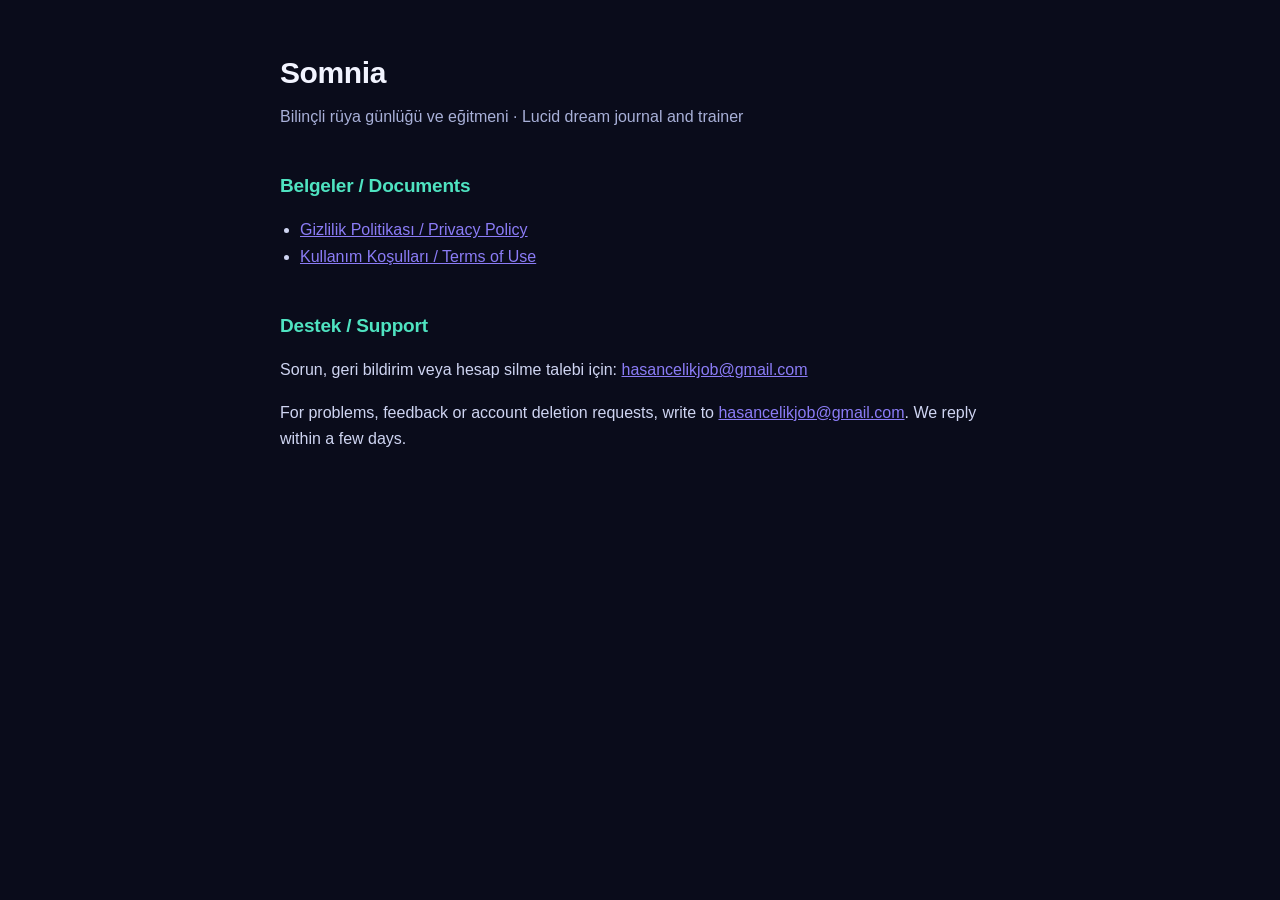
<file: index.html>
<!doctype html>
<html lang="tr">
  <head>
    <meta charset="utf-8" />
    <meta name="viewport" content="width=device-width, initial-scale=1" />
    <title>Somnia — Yasal / Legal</title>
    <link rel="stylesheet" href="style.css" />
  </head>
  <body>
    <main>
      <h1>Somnia</h1>
      <p class="sub">Bilinçli rüya günlüğü ve eğitmeni · Lucid dream journal and trainer</p>

      <h2>Belgeler / Documents</h2>
      <ul>
        <li><a href="privacy.html">Gizlilik Politikası / Privacy Policy</a></li>
        <li><a href="terms.html">Kullanım Koşulları / Terms of Use</a></li>
      </ul>

      <h2>Destek / Support</h2>
      <p>
        Sorun, geri bildirim veya hesap silme talebi için:
        <a href="mailto:hasancelikjob@gmail.com">hasancelikjob@gmail.com</a>
      </p>
      <p lang="en">
        For problems, feedback or account deletion requests, write to
        <a href="mailto:hasancelikjob@gmail.com">hasancelikjob@gmail.com</a>.
        We reply within a few days.
      </p>
    </main>
  </body>
</html>
</file>
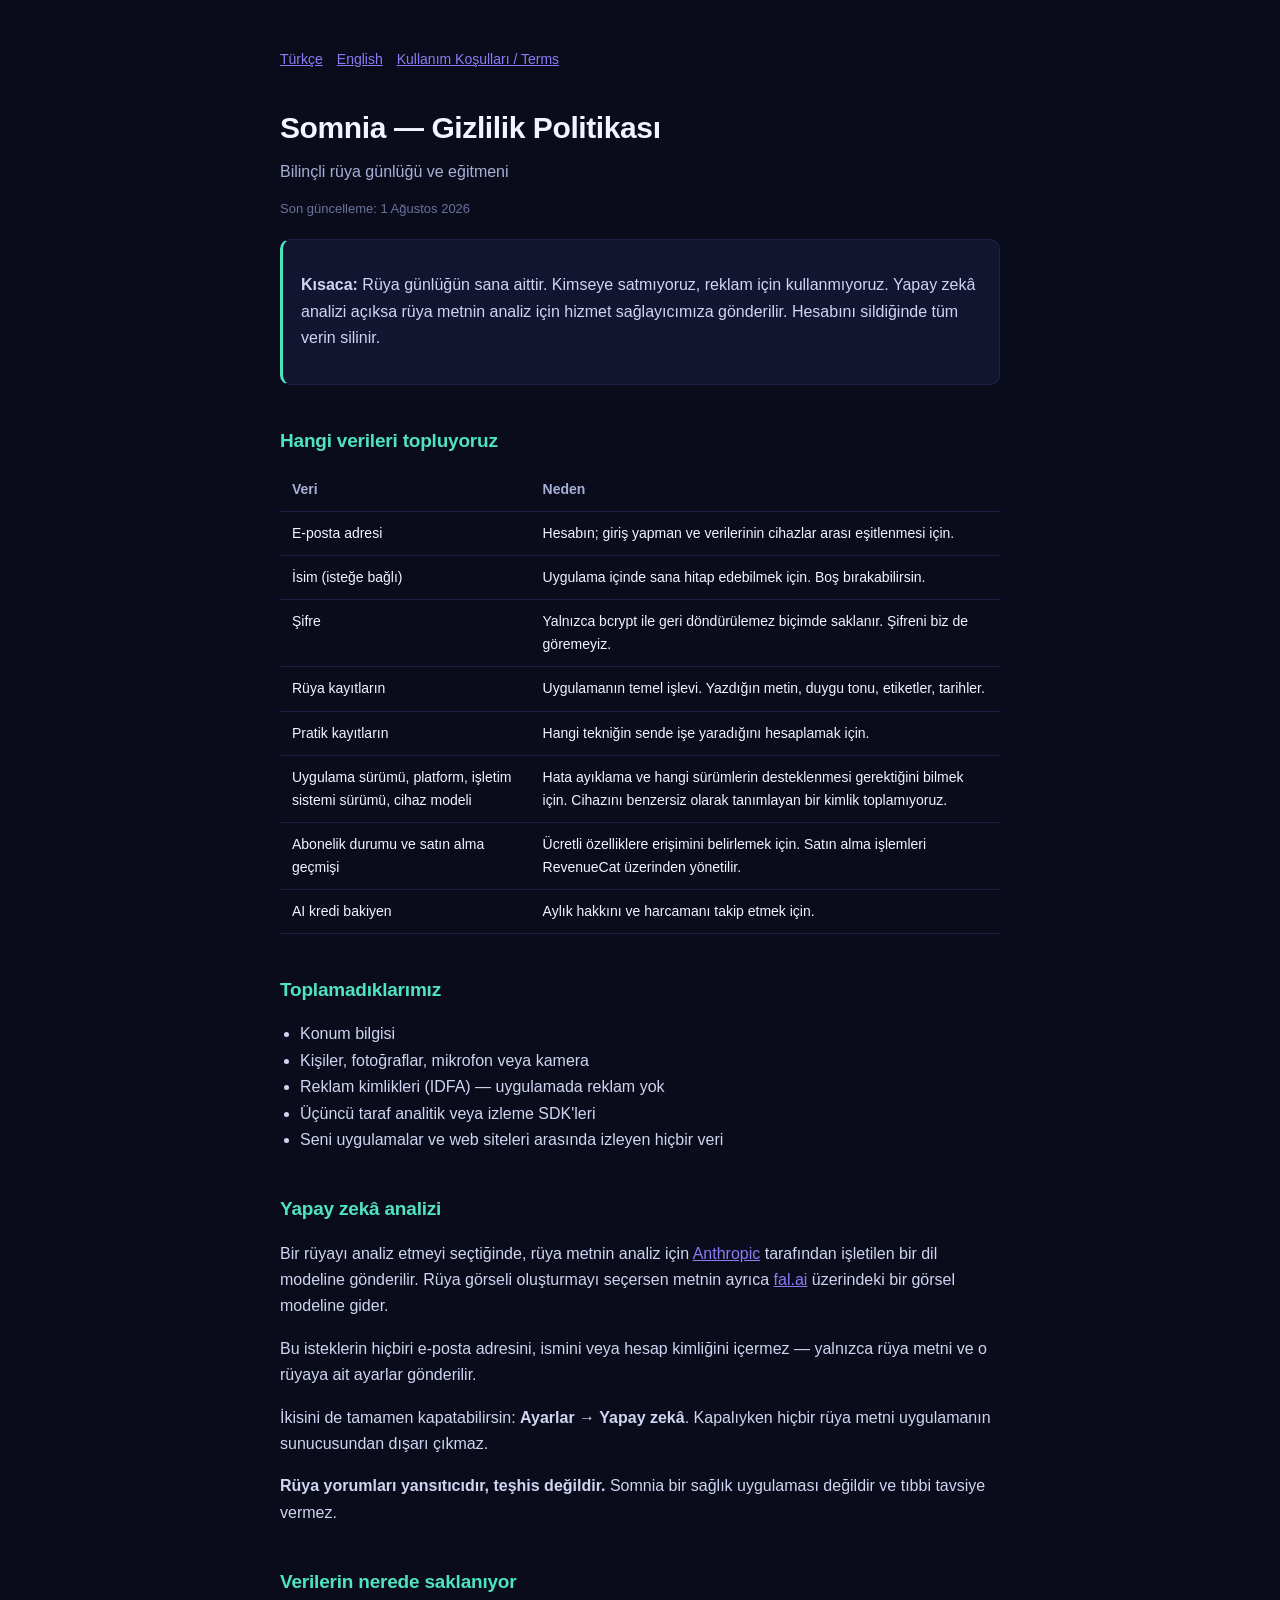
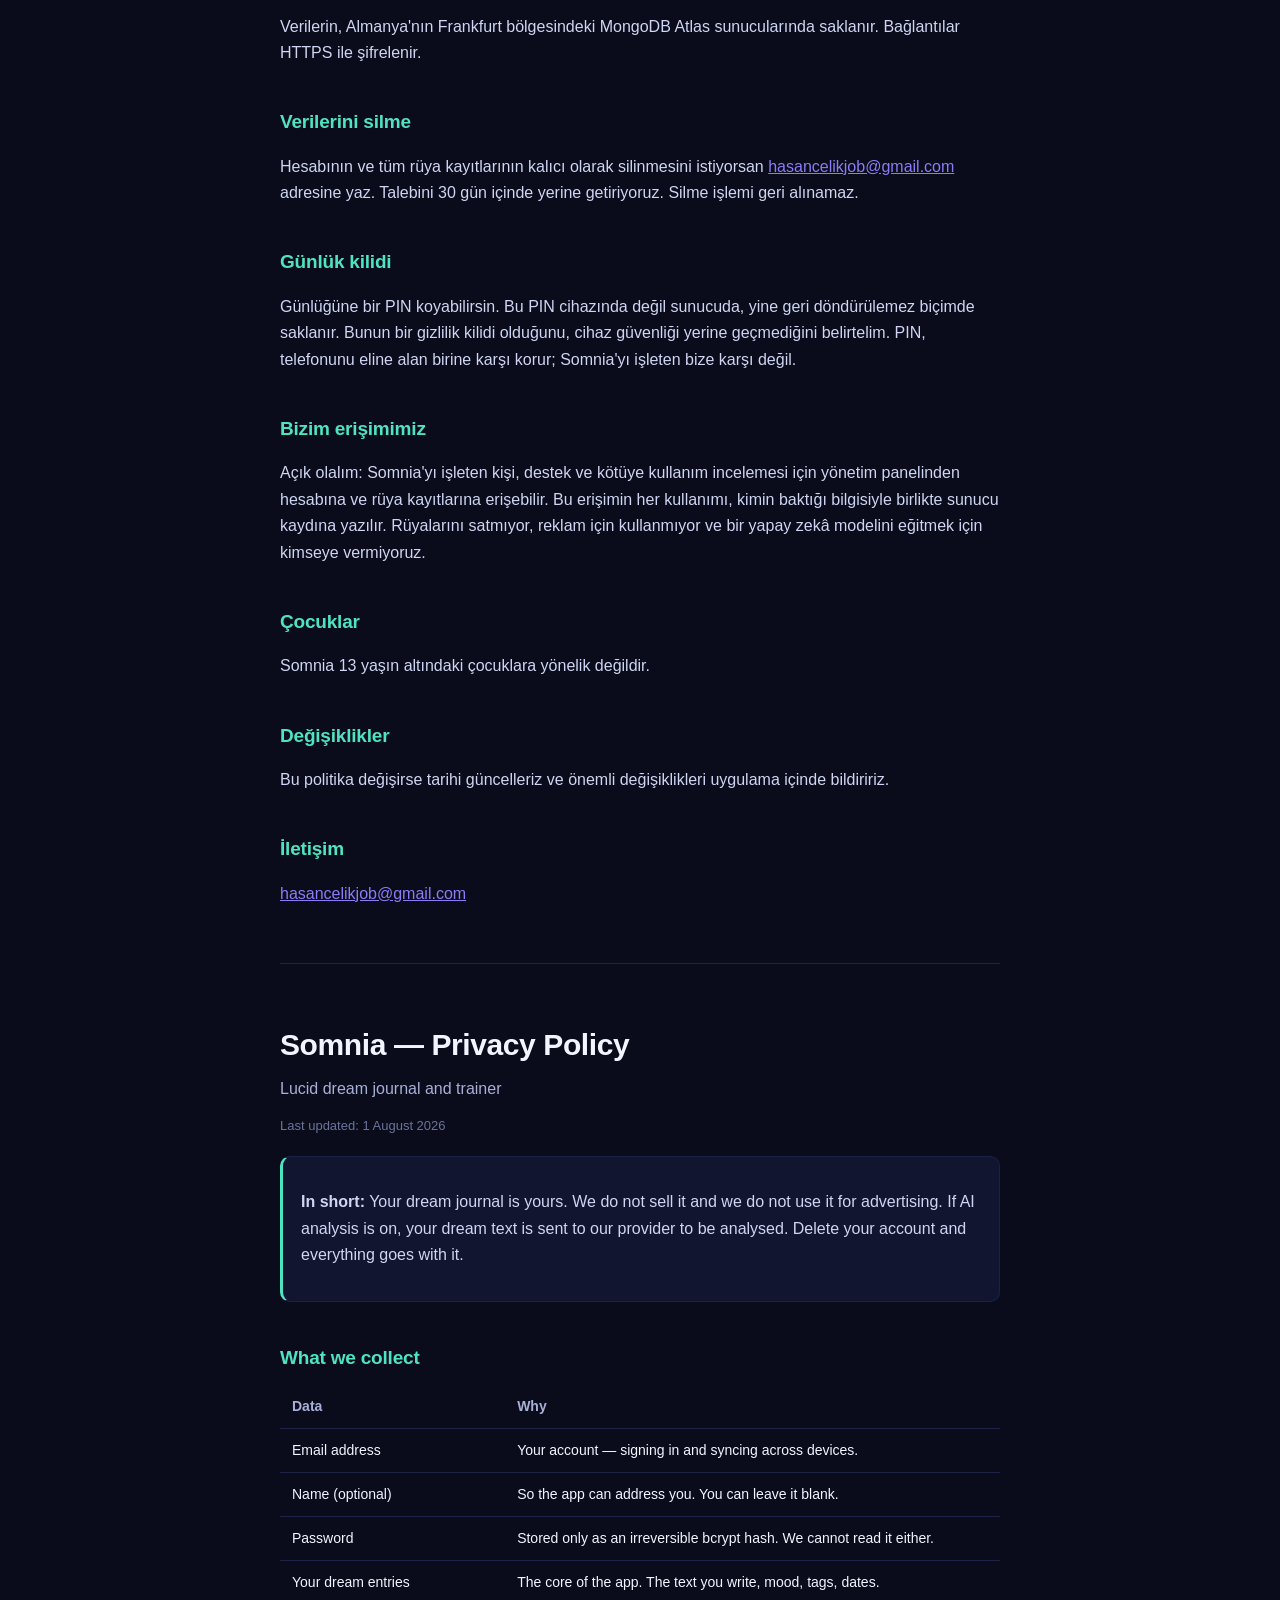
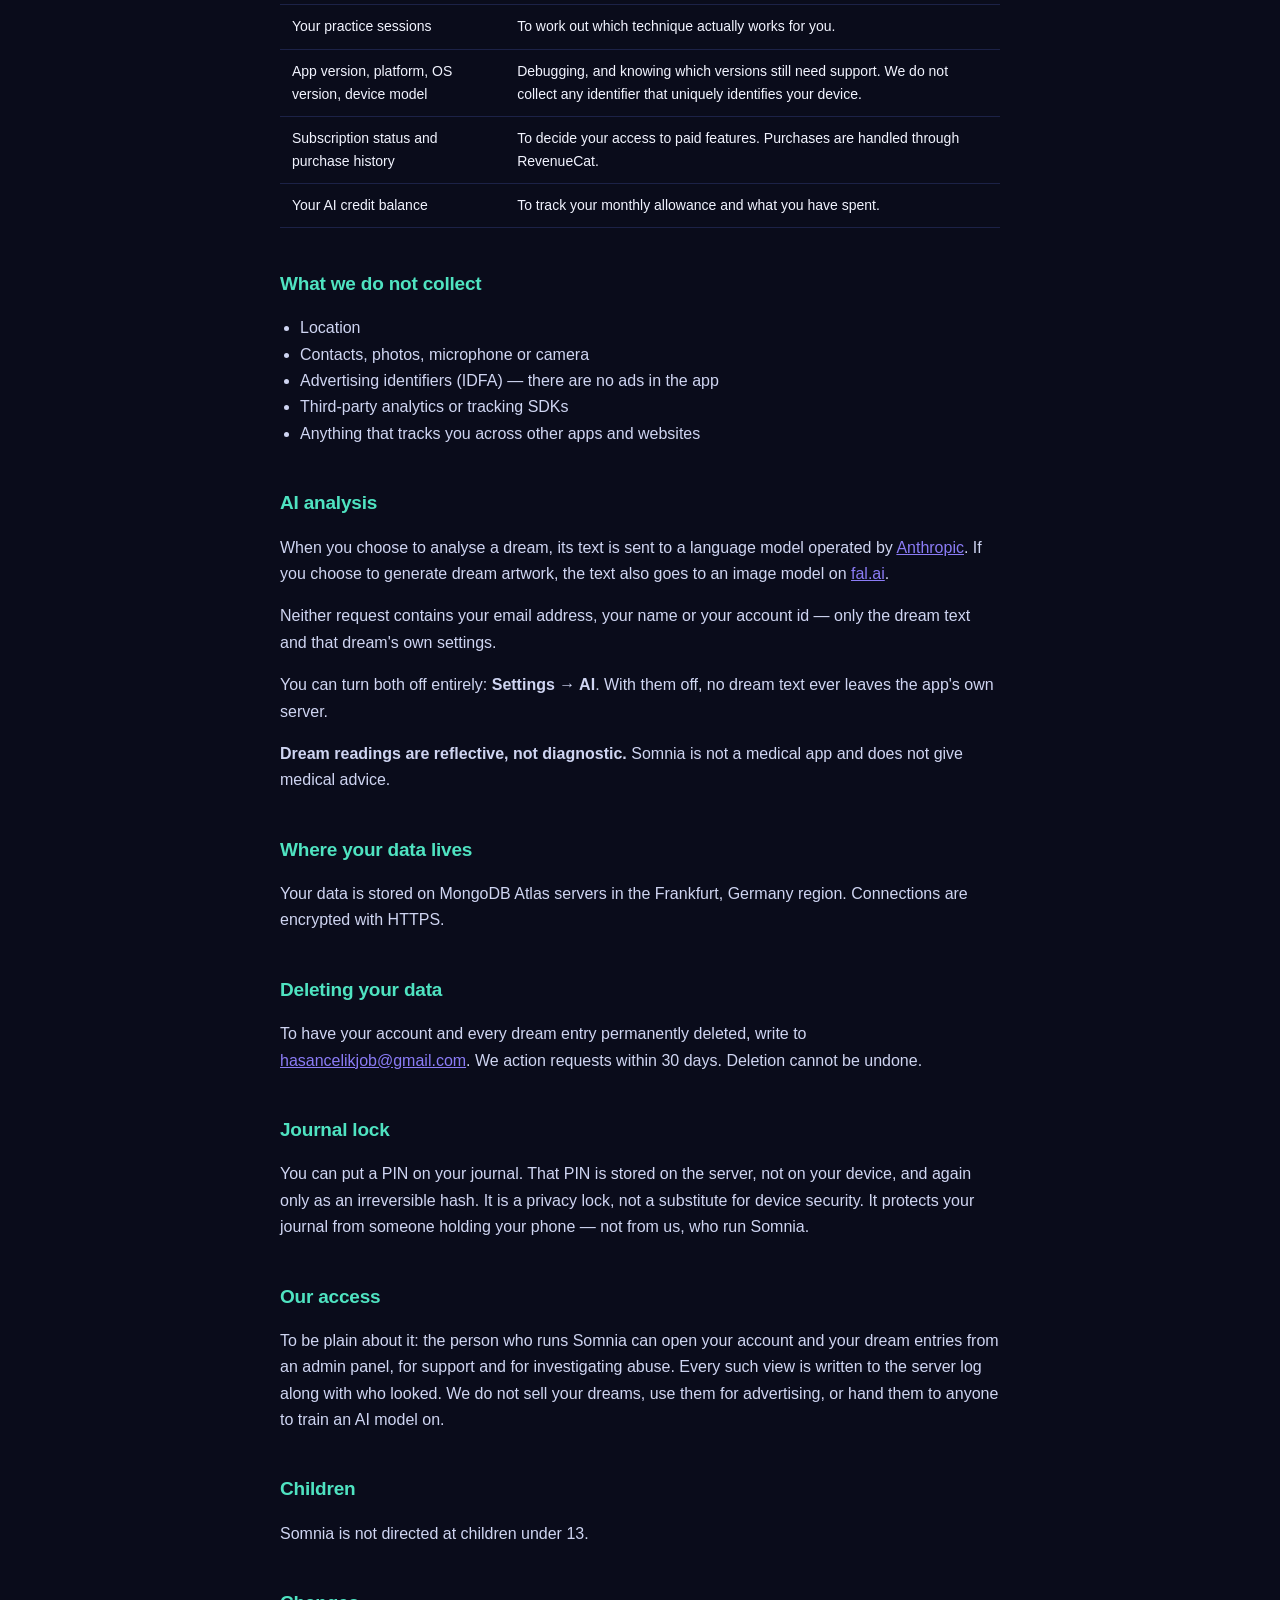
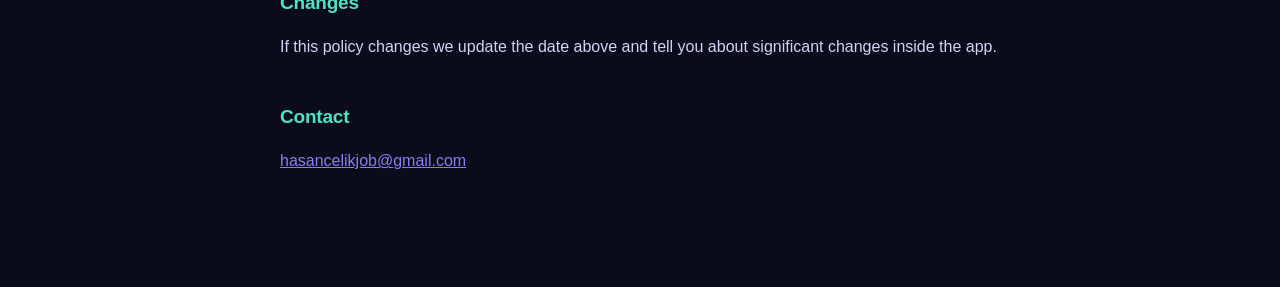
<file: privacy.html>
<!doctype html>
<html lang="tr">
  <head>
    <meta charset="utf-8" />
    <meta name="viewport" content="width=device-width, initial-scale=1" />
    <title>Somnia — Gizlilik Politikası / Privacy Policy</title>
    <link rel="stylesheet" href="style.css" />
  </head>
  <body>
    <main>
      <nav class="nav">
        <a href="#tr">Türkçe</a><a href="#en">English</a><a href="terms.html">Kullanım Koşulları / Terms</a>
      </nav>

      <!-- ── Türkçe ─────────────────────────────────────────────────────── -->
      <section id="tr">
        <h1>Somnia — Gizlilik Politikası</h1>
        <p class="sub">Bilinçli rüya günlüğü ve eğitmeni</p>
        <p class="updated">Son güncelleme: 1 Ağustos 2026</p>

        <div class="callout">
          <p><b>Kısaca:</b> Rüya günlüğün sana aittir. Kimseye satmıyoruz, reklam
          için kullanmıyoruz. Yapay zekâ analizi açıksa rüya metnin analiz için
          hizmet sağlayıcımıza gönderilir. Hesabını sildiğinde tüm verin silinir.</p>
        </div>

        <h2>Hangi verileri topluyoruz</h2>
        <table>
          <tr><th>Veri</th><th>Neden</th></tr>
          <tr><td>E-posta adresi</td><td>Hesabın; giriş yapman ve verilerinin cihazlar arası eşitlenmesi için.</td></tr>
          <tr><td>İsim (isteğe bağlı)</td><td>Uygulama içinde sana hitap edebilmek için. Boş bırakabilirsin.</td></tr>
          <tr><td>Şifre</td><td>Yalnızca bcrypt ile geri döndürülemez biçimde saklanır. Şifreni biz de göremeyiz.</td></tr>
          <tr><td>Rüya kayıtların</td><td>Uygulamanın temel işlevi. Yazdığın metin, duygu tonu, etiketler, tarihler.</td></tr>
          <tr><td>Pratik kayıtların</td><td>Hangi tekniğin sende işe yaradığını hesaplamak için.</td></tr>
          <tr><td>Uygulama sürümü, platform, işletim sistemi sürümü, cihaz modeli</td><td>Hata ayıklama ve hangi sürümlerin desteklenmesi gerektiğini bilmek için. Cihazını benzersiz olarak tanımlayan bir kimlik toplamıyoruz.</td></tr>
          <tr><td>Abonelik durumu ve satın alma geçmişi</td><td>Ücretli özelliklere erişimini belirlemek için. Satın alma işlemleri RevenueCat üzerinden yönetilir.</td></tr>
          <tr><td>AI kredi bakiyen</td><td>Aylık hakkını ve harcamanı takip etmek için.</td></tr>
        </table>

        <h2>Toplamadıklarımız</h2>
        <ul>
          <li>Konum bilgisi</li>
          <li>Kişiler, fotoğraflar, mikrofon veya kamera</li>
          <li>Reklam kimlikleri (IDFA) — uygulamada reklam yok</li>
          <li>Üçüncü taraf analitik veya izleme SDK'leri</li>
          <li>Seni uygulamalar ve web siteleri arasında izleyen hiçbir veri</li>
        </ul>

        <h2>Yapay zekâ analizi</h2>
        <p>
          Bir rüyayı analiz etmeyi seçtiğinde, rüya metnin analiz için
          <a href="https://www.anthropic.com/privacy" rel="noopener">Anthropic</a>
          tarafından işletilen bir dil modeline gönderilir. Rüya görseli
          oluşturmayı seçersen metnin ayrıca
          <a href="https://fal.ai/privacy" rel="noopener">fal.ai</a> üzerindeki
          bir görsel modeline gider.
        </p>
        <p>
          Bu isteklerin hiçbiri e-posta adresini, ismini veya hesap kimliğini
          içermez — yalnızca rüya metni ve o rüyaya ait ayarlar gönderilir.
        </p>
        <p>
          İkisini de tamamen kapatabilirsin: <b>Ayarlar → Yapay zekâ</b>. Kapalıyken
          hiçbir rüya metni uygulamanın sunucusundan dışarı çıkmaz.
        </p>
        <p>
          <b>Rüya yorumları yansıtıcıdır, teşhis değildir.</b> Somnia bir sağlık
          uygulaması değildir ve tıbbi tavsiye vermez.
        </p>

        <h2>Verilerin nerede saklanıyor</h2>
        <p>
          Verilerin, Almanya'nın Frankfurt bölgesindeki MongoDB Atlas sunucularında
          saklanır. Bağlantılar HTTPS ile şifrelenir.
        </p>

        <h2>Verilerini silme</h2>
        <p>
          Hesabının ve tüm rüya kayıtlarının kalıcı olarak silinmesini istiyorsan
          <a href="mailto:hasancelikjob@gmail.com">hasancelikjob@gmail.com</a>
          adresine yaz. Talebini 30 gün içinde yerine getiriyoruz. Silme işlemi
          geri alınamaz.
        </p>

        <h2>Günlük kilidi</h2>
        <p>
          Günlüğüne bir PIN koyabilirsin. Bu PIN cihazında değil sunucuda, yine
          geri döndürülemez biçimde saklanır. Bunun bir gizlilik kilidi olduğunu,
          cihaz güvenliği yerine geçmediğini belirtelim. PIN, telefonunu eline
          alan birine karşı korur; Somnia'yı işleten bize karşı değil.
        </p>

        <h2>Bizim erişimimiz</h2>
        <p>
          Açık olalım: Somnia'yı işleten kişi, destek ve kötüye kullanım
          incelemesi için yönetim panelinden hesabına ve rüya kayıtlarına
          erişebilir. Bu erişimin her kullanımı, kimin baktığı bilgisiyle
          birlikte sunucu kaydına yazılır. Rüyalarını satmıyor, reklam için
          kullanmıyor ve bir yapay zekâ modelini eğitmek için kimseye vermiyoruz.
        </p>

        <h2>Çocuklar</h2>
        <p>Somnia 13 yaşın altındaki çocuklara yönelik değildir.</p>

        <h2>Değişiklikler</h2>
        <p>
          Bu politika değişirse tarihi güncelleriz ve önemli değişiklikleri
          uygulama içinde bildiririz.
        </p>

        <h2>İletişim</h2>
        <p><a href="mailto:hasancelikjob@gmail.com">hasancelikjob@gmail.com</a></p>
      </section>

      <hr />

      <!-- ── English ────────────────────────────────────────────────────── -->
      <section id="en" lang="en">
        <h1>Somnia — Privacy Policy</h1>
        <p class="sub">Lucid dream journal and trainer</p>
        <p class="updated">Last updated: 1 August 2026</p>

        <div class="callout">
          <p><b>In short:</b> Your dream journal is yours. We do not sell it and we
          do not use it for advertising. If AI analysis is on, your dream text is
          sent to our provider to be analysed. Delete your account and everything
          goes with it.</p>
        </div>

        <h2>What we collect</h2>
        <table>
          <tr><th>Data</th><th>Why</th></tr>
          <tr><td>Email address</td><td>Your account — signing in and syncing across devices.</td></tr>
          <tr><td>Name (optional)</td><td>So the app can address you. You can leave it blank.</td></tr>
          <tr><td>Password</td><td>Stored only as an irreversible bcrypt hash. We cannot read it either.</td></tr>
          <tr><td>Your dream entries</td><td>The core of the app. The text you write, mood, tags, dates.</td></tr>
          <tr><td>Your practice sessions</td><td>To work out which technique actually works for you.</td></tr>
          <tr><td>App version, platform, OS version, device model</td><td>Debugging, and knowing which versions still need support. We do not collect any identifier that uniquely identifies your device.</td></tr>
          <tr><td>Subscription status and purchase history</td><td>To decide your access to paid features. Purchases are handled through RevenueCat.</td></tr>
          <tr><td>Your AI credit balance</td><td>To track your monthly allowance and what you have spent.</td></tr>
        </table>

        <h2>What we do not collect</h2>
        <ul>
          <li>Location</li>
          <li>Contacts, photos, microphone or camera</li>
          <li>Advertising identifiers (IDFA) — there are no ads in the app</li>
          <li>Third-party analytics or tracking SDKs</li>
          <li>Anything that tracks you across other apps and websites</li>
        </ul>

        <h2>AI analysis</h2>
        <p>
          When you choose to analyse a dream, its text is sent to a language model
          operated by <a href="https://www.anthropic.com/privacy" rel="noopener">Anthropic</a>.
          If you choose to generate dream artwork, the text also goes to an image
          model on <a href="https://fal.ai/privacy" rel="noopener">fal.ai</a>.
        </p>
        <p>
          Neither request contains your email address, your name or your account
          id — only the dream text and that dream's own settings.
        </p>
        <p>
          You can turn both off entirely: <b>Settings → AI</b>. With them off, no
          dream text ever leaves the app's own server.
        </p>
        <p>
          <b>Dream readings are reflective, not diagnostic.</b> Somnia is not a
          medical app and does not give medical advice.
        </p>

        <h2>Where your data lives</h2>
        <p>
          Your data is stored on MongoDB Atlas servers in the Frankfurt, Germany
          region. Connections are encrypted with HTTPS.
        </p>

        <h2>Deleting your data</h2>
        <p>
          To have your account and every dream entry permanently deleted, write to
          <a href="mailto:hasancelikjob@gmail.com">hasancelikjob@gmail.com</a>. We
          action requests within 30 days. Deletion cannot be undone.
        </p>

        <h2>Journal lock</h2>
        <p>
          You can put a PIN on your journal. That PIN is stored on the server, not
          on your device, and again only as an irreversible hash. It is a privacy
          lock, not a substitute for device security. It protects your journal
          from someone holding your phone — not from us, who run Somnia.
        </p>

        <h2>Our access</h2>
        <p>
          To be plain about it: the person who runs Somnia can open your account
          and your dream entries from an admin panel, for support and for
          investigating abuse. Every such view is written to the server log
          along with who looked. We do not sell your dreams, use them for
          advertising, or hand them to anyone to train an AI model on.
        </p>

        <h2>Children</h2>
        <p>Somnia is not directed at children under 13.</p>

        <h2>Changes</h2>
        <p>
          If this policy changes we update the date above and tell you about
          significant changes inside the app.
        </p>

        <h2>Contact</h2>
        <p><a href="mailto:hasancelikjob@gmail.com">hasancelikjob@gmail.com</a></p>
      </section>
    </main>
  </body>
</html>
</file>
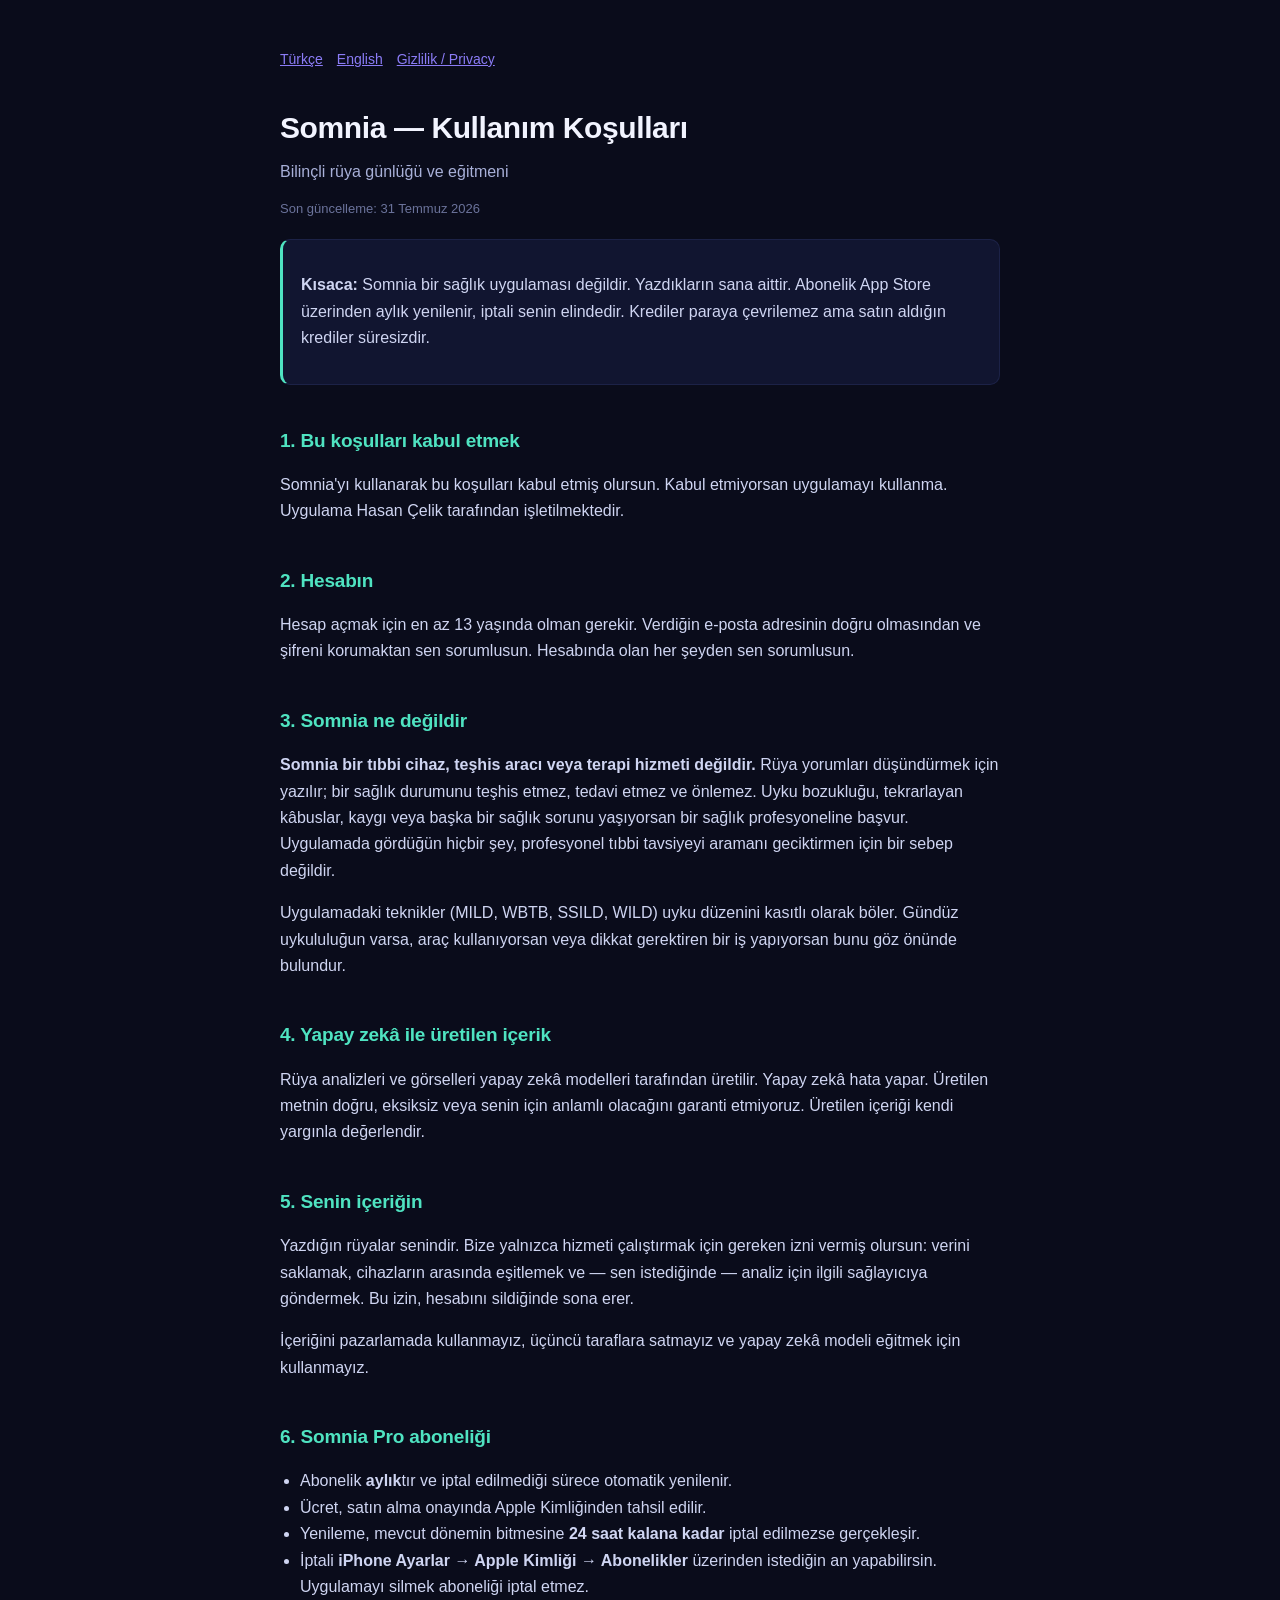
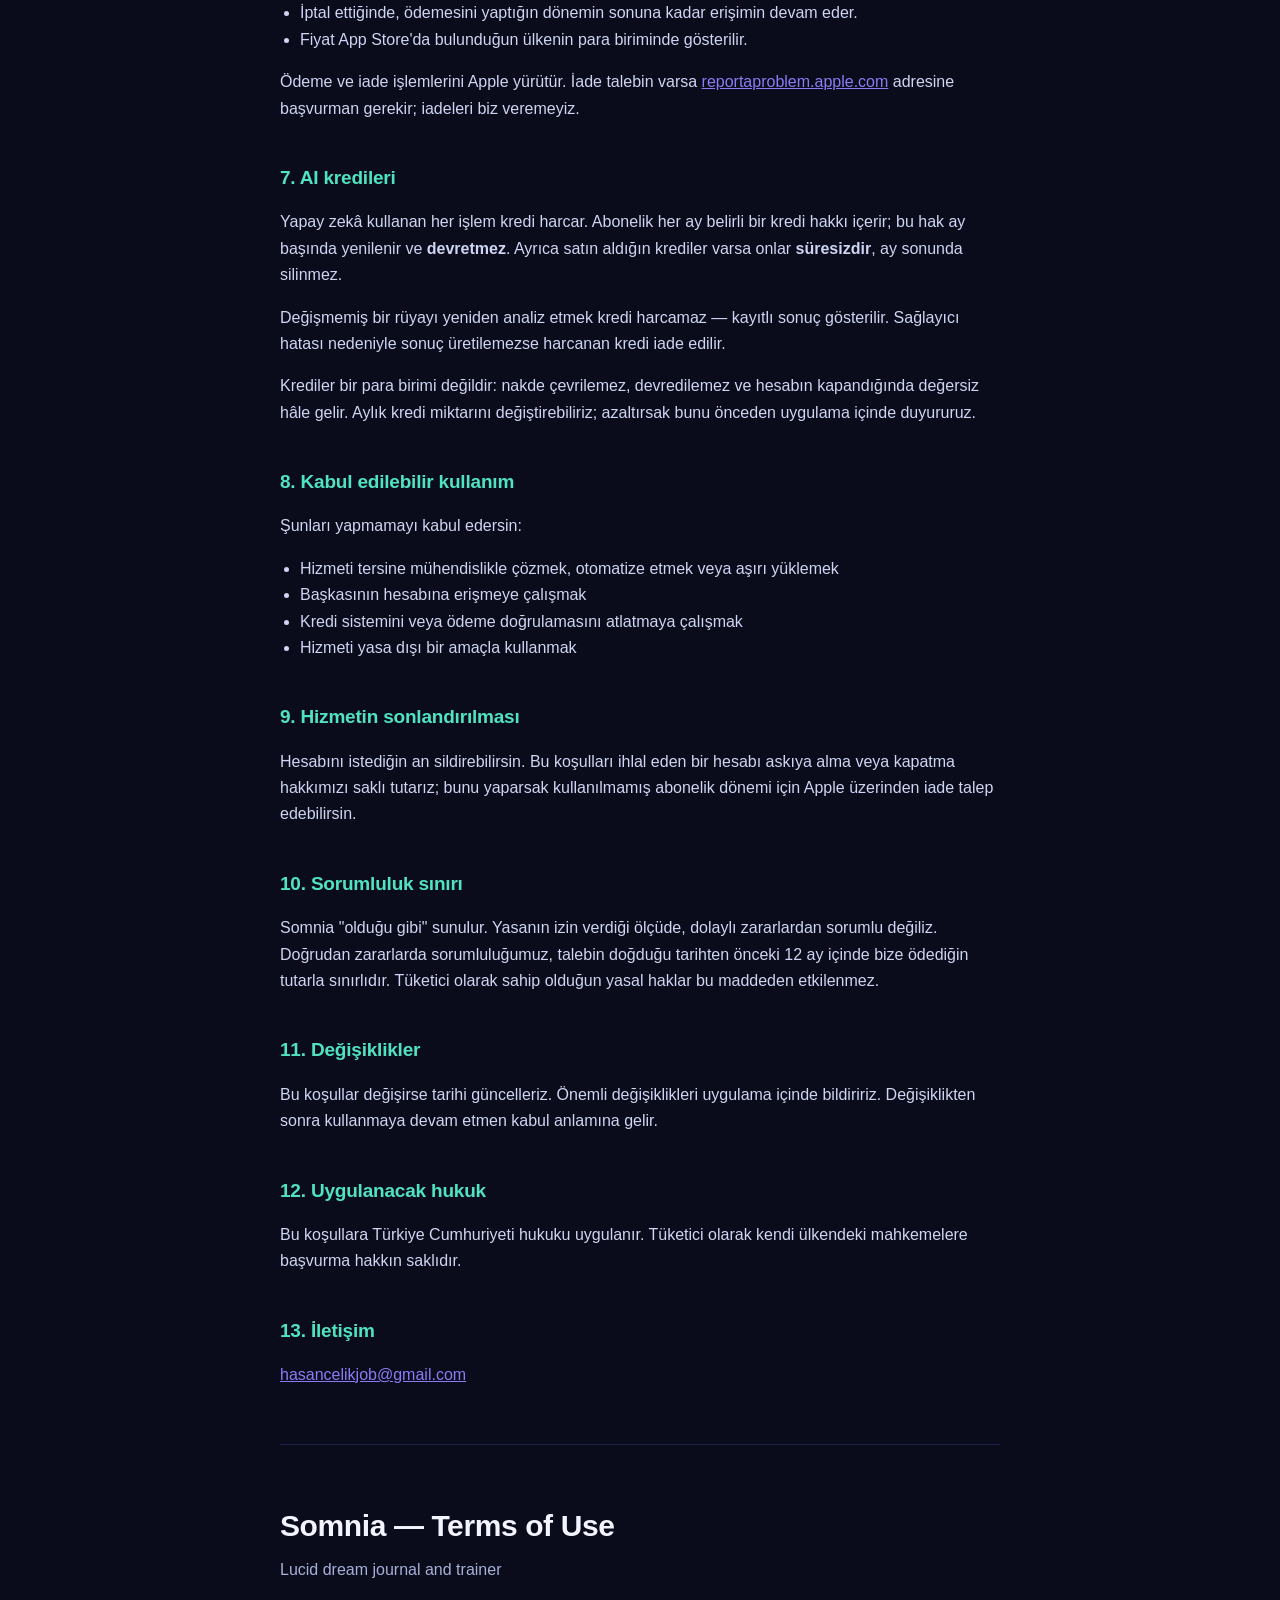
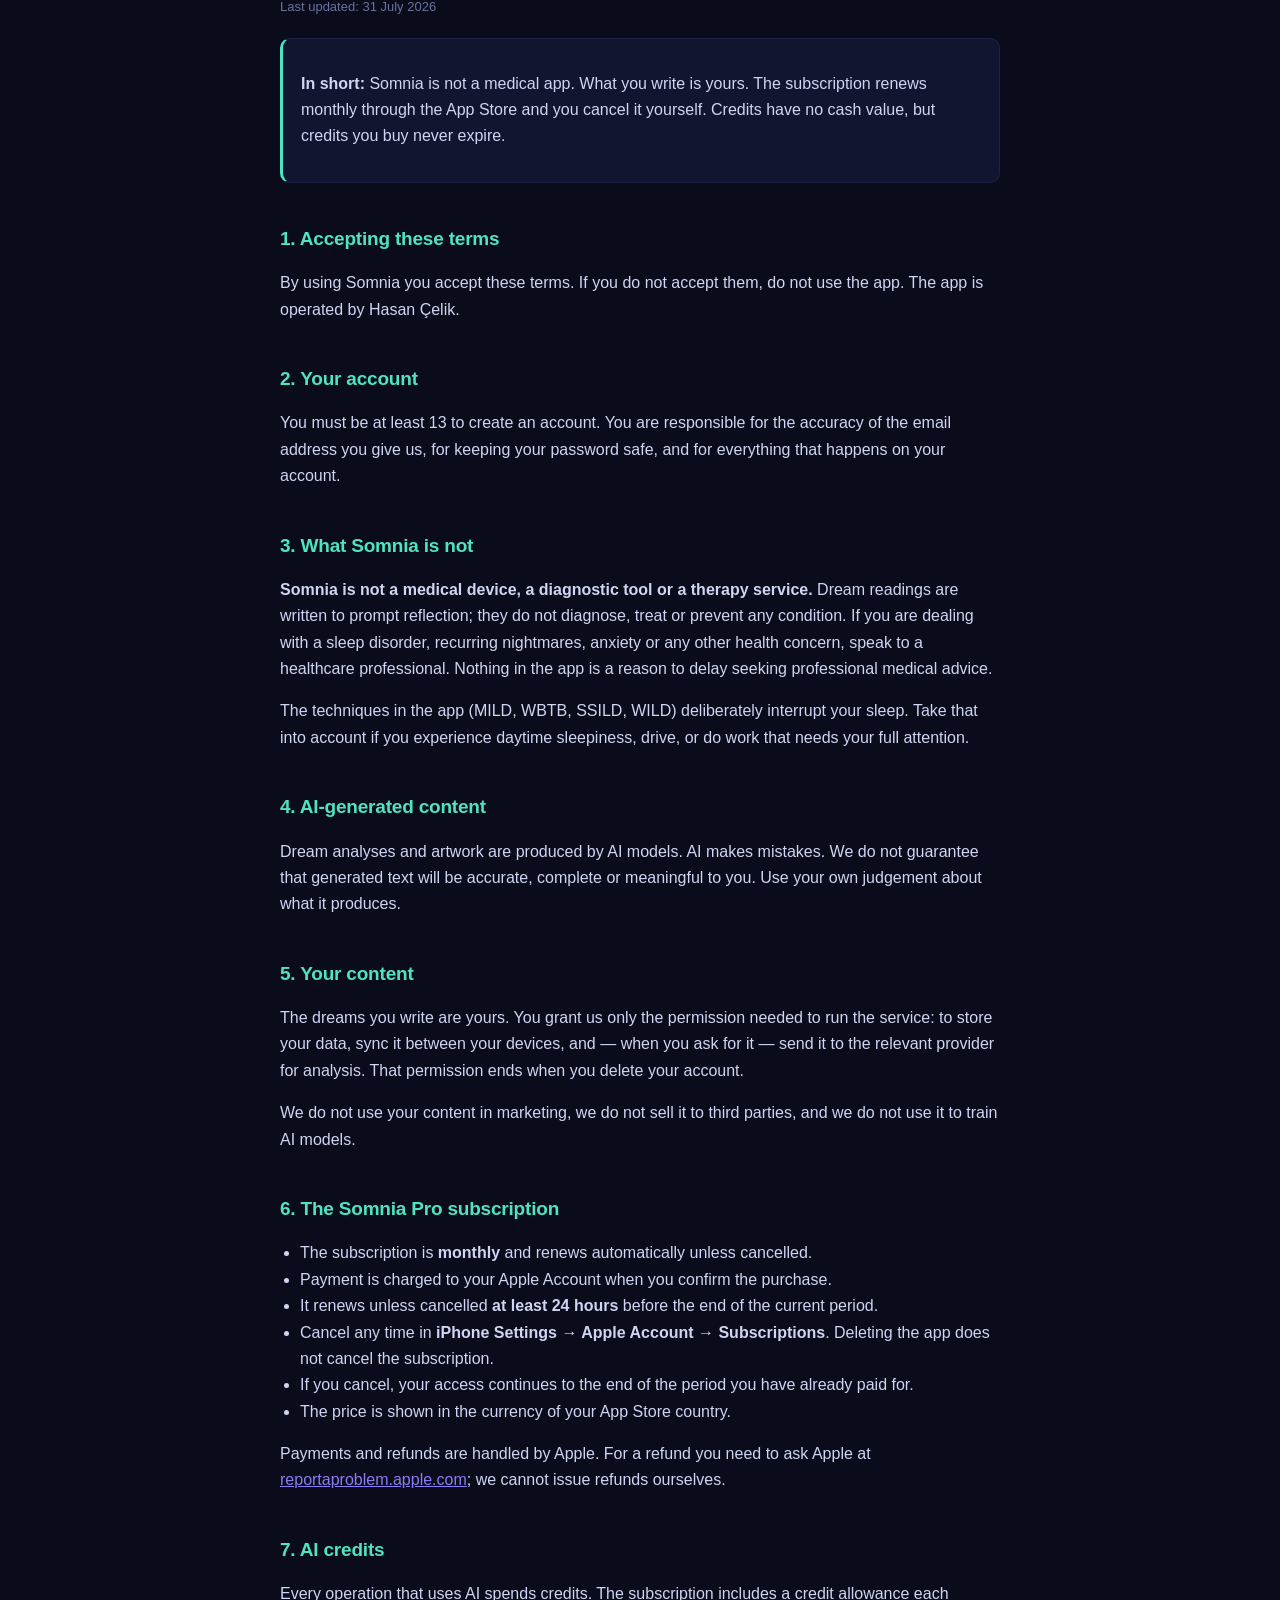
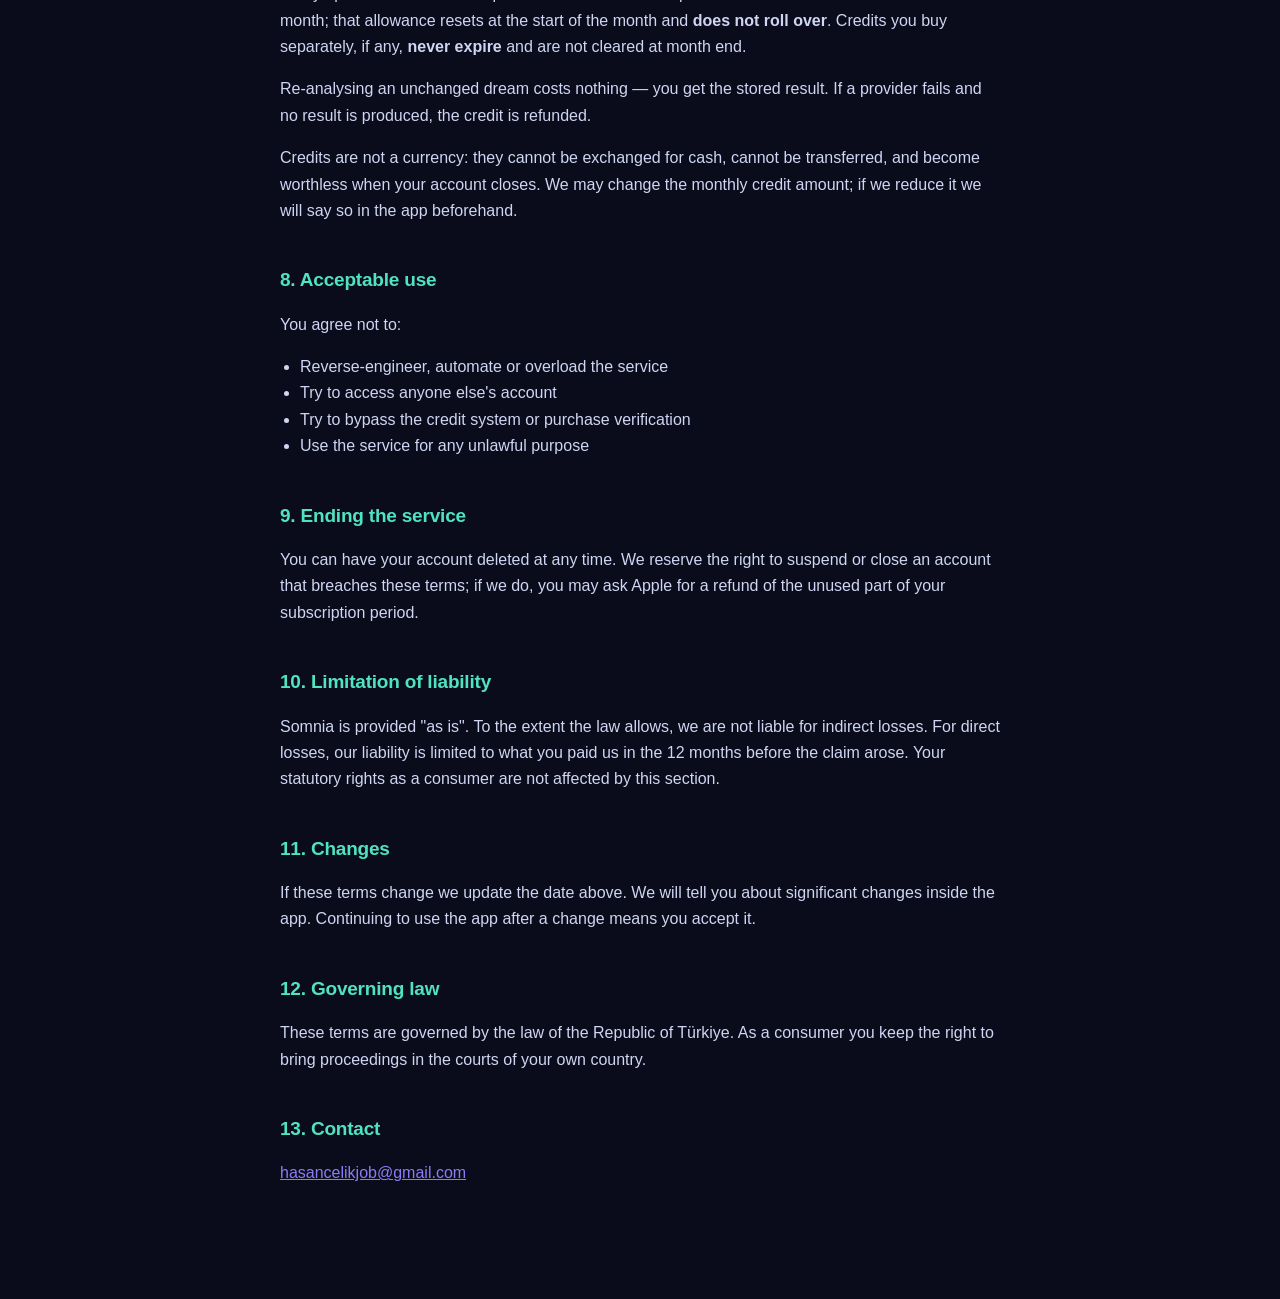
<file: terms.html>
<!doctype html>
<html lang="tr">
  <head>
    <meta charset="utf-8" />
    <meta name="viewport" content="width=device-width, initial-scale=1" />
    <title>Somnia — Kullanım Koşulları / Terms of Use</title>
    <link rel="stylesheet" href="style.css" />
  </head>
  <body>
    <main>
      <nav class="nav">
        <a href="#tr">Türkçe</a><a href="#en">English</a><a href="privacy.html">Gizlilik / Privacy</a>
      </nav>

      <!-- ── Türkçe ─────────────────────────────────────────────────────── -->
      <section id="tr">
        <h1>Somnia — Kullanım Koşulları</h1>
        <p class="sub">Bilinçli rüya günlüğü ve eğitmeni</p>
        <p class="updated">Son güncelleme: 31 Temmuz 2026</p>

        <div class="callout">
          <p><b>Kısaca:</b> Somnia bir sağlık uygulaması değildir. Yazdıkların
          sana aittir. Abonelik App Store üzerinden aylık yenilenir, iptali senin
          elindedir. Krediler paraya çevrilemez ama satın aldığın krediler
          süresizdir.</p>
        </div>

        <h2>1. Bu koşulları kabul etmek</h2>
        <p>
          Somnia'yı kullanarak bu koşulları kabul etmiş olursun. Kabul etmiyorsan
          uygulamayı kullanma. Uygulama Hasan Çelik tarafından işletilmektedir.
        </p>

        <h2>2. Hesabın</h2>
        <p>
          Hesap açmak için en az 13 yaşında olman gerekir. Verdiğin e-posta
          adresinin doğru olmasından ve şifreni korumaktan sen sorumlusun.
          Hesabında olan her şeyden sen sorumlusun.
        </p>

        <h2>3. Somnia ne değildir</h2>
        <p>
          <b>Somnia bir tıbbi cihaz, teşhis aracı veya terapi hizmeti değildir.</b>
          Rüya yorumları düşündürmek için yazılır; bir sağlık durumunu teşhis
          etmez, tedavi etmez ve önlemez. Uyku bozukluğu, tekrarlayan kâbuslar,
          kaygı veya başka bir sağlık sorunu yaşıyorsan bir sağlık profesyoneline
          başvur. Uygulamada gördüğün hiçbir şey, profesyonel tıbbi tavsiyeyi
          aramanı geciktirmen için bir sebep değildir.
        </p>
        <p>
          Uygulamadaki teknikler (MILD, WBTB, SSILD, WILD) uyku düzenini
          kasıtlı olarak böler. Gündüz uykululuğun varsa, araç kullanıyorsan veya
          dikkat gerektiren bir iş yapıyorsan bunu göz önünde bulundur.
        </p>

        <h2>4. Yapay zekâ ile üretilen içerik</h2>
        <p>
          Rüya analizleri ve görselleri yapay zekâ modelleri tarafından üretilir.
          Yapay zekâ hata yapar. Üretilen metnin doğru, eksiksiz veya senin için
          anlamlı olacağını garanti etmiyoruz. Üretilen içeriği kendi yargınla
          değerlendir.
        </p>

        <h2>5. Senin içeriğin</h2>
        <p>
          Yazdığın rüyalar senindir. Bize yalnızca hizmeti çalıştırmak için gereken
          izni vermiş olursun: verini saklamak, cihazların arasında eşitlemek ve —
          sen istediğinde — analiz için ilgili sağlayıcıya göndermek. Bu izin,
          hesabını sildiğinde sona erer.
        </p>
        <p>
          İçeriğini pazarlamada kullanmayız, üçüncü taraflara satmayız ve yapay
          zekâ modeli eğitmek için kullanmayız.
        </p>

        <h2>6. Somnia Pro aboneliği</h2>
        <ul>
          <li>Abonelik <b>aylık</b>tır ve iptal edilmediği sürece otomatik yenilenir.</li>
          <li>Ücret, satın alma onayında Apple Kimliğinden tahsil edilir.</li>
          <li>Yenileme, mevcut dönemin bitmesine <b>24 saat kalana kadar</b> iptal edilmezse gerçekleşir.</li>
          <li>İptali <b>iPhone Ayarlar → Apple Kimliği → Abonelikler</b> üzerinden istediğin an yapabilirsin. Uygulamayı silmek aboneliği iptal etmez.</li>
          <li>İptal ettiğinde, ödemesini yaptığın dönemin sonuna kadar erişimin devam eder.</li>
          <li>Fiyat App Store'da bulunduğun ülkenin para biriminde gösterilir.</li>
        </ul>
        <p>
          Ödeme ve iade işlemlerini Apple yürütür. İade talebin varsa
          <a href="https://reportaproblem.apple.com" rel="noopener">reportaproblem.apple.com</a>
          adresine başvurman gerekir; iadeleri biz veremeyiz.
        </p>

        <h2>7. AI kredileri</h2>
        <p>
          Yapay zekâ kullanan her işlem kredi harcar. Abonelik her ay belirli bir
          kredi hakkı içerir; bu hak ay başında yenilenir ve <b>devretmez</b>.
          Ayrıca satın aldığın krediler varsa onlar <b>süresizdir</b>, ay sonunda
          silinmez.
        </p>
        <p>
          Değişmemiş bir rüyayı yeniden analiz etmek kredi harcamaz — kayıtlı
          sonuç gösterilir. Sağlayıcı hatası nedeniyle sonuç üretilemezse harcanan
          kredi iade edilir.
        </p>
        <p>
          Krediler bir para birimi değildir: nakde çevrilemez, devredilemez ve
          hesabın kapandığında değersiz hâle gelir. Aylık kredi miktarını
          değiştirebiliriz; azaltırsak bunu önceden uygulama içinde duyururuz.
        </p>

        <h2>8. Kabul edilebilir kullanım</h2>
        <p>Şunları yapmamayı kabul edersin:</p>
        <ul>
          <li>Hizmeti tersine mühendislikle çözmek, otomatize etmek veya aşırı yüklemek</li>
          <li>Başkasının hesabına erişmeye çalışmak</li>
          <li>Kredi sistemini veya ödeme doğrulamasını atlatmaya çalışmak</li>
          <li>Hizmeti yasa dışı bir amaçla kullanmak</li>
        </ul>

        <h2>9. Hizmetin sonlandırılması</h2>
        <p>
          Hesabını istediğin an sildirebilirsin. Bu koşulları ihlal eden bir hesabı
          askıya alma veya kapatma hakkımızı saklı tutarız; bunu yaparsak kullanılmamış
          abonelik dönemi için Apple üzerinden iade talep edebilirsin.
        </p>

        <h2>10. Sorumluluk sınırı</h2>
        <p>
          Somnia "olduğu gibi" sunulur. Yasanın izin verdiği ölçüde, dolaylı
          zararlardan sorumlu değiliz. Doğrudan zararlarda sorumluluğumuz, talebin
          doğduğu tarihten önceki 12 ay içinde bize ödediğin tutarla sınırlıdır.
          Tüketici olarak sahip olduğun yasal haklar bu maddeden etkilenmez.
        </p>

        <h2>11. Değişiklikler</h2>
        <p>
          Bu koşullar değişirse tarihi güncelleriz. Önemli değişiklikleri uygulama
          içinde bildiririz. Değişiklikten sonra kullanmaya devam etmen kabul
          anlamına gelir.
        </p>

        <h2>12. Uygulanacak hukuk</h2>
        <p>
          Bu koşullara Türkiye Cumhuriyeti hukuku uygulanır. Tüketici olarak kendi
          ülkendeki mahkemelere başvurma hakkın saklıdır.
        </p>

        <h2>13. İletişim</h2>
        <p><a href="mailto:hasancelikjob@gmail.com">hasancelikjob@gmail.com</a></p>
      </section>

      <hr />

      <!-- ── English ────────────────────────────────────────────────────── -->
      <section id="en" lang="en">
        <h1>Somnia — Terms of Use</h1>
        <p class="sub">Lucid dream journal and trainer</p>
        <p class="updated">Last updated: 31 July 2026</p>

        <div class="callout">
          <p><b>In short:</b> Somnia is not a medical app. What you write is yours.
          The subscription renews monthly through the App Store and you cancel it
          yourself. Credits have no cash value, but credits you buy never expire.</p>
        </div>

        <h2>1. Accepting these terms</h2>
        <p>
          By using Somnia you accept these terms. If you do not accept them, do not
          use the app. The app is operated by Hasan Çelik.
        </p>

        <h2>2. Your account</h2>
        <p>
          You must be at least 13 to create an account. You are responsible for the
          accuracy of the email address you give us, for keeping your password
          safe, and for everything that happens on your account.
        </p>

        <h2>3. What Somnia is not</h2>
        <p>
          <b>Somnia is not a medical device, a diagnostic tool or a therapy
          service.</b> Dream readings are written to prompt reflection; they do not
          diagnose, treat or prevent any condition. If you are dealing with a sleep
          disorder, recurring nightmares, anxiety or any other health concern,
          speak to a healthcare professional. Nothing in the app is a reason to
          delay seeking professional medical advice.
        </p>
        <p>
          The techniques in the app (MILD, WBTB, SSILD, WILD) deliberately
          interrupt your sleep. Take that into account if you experience daytime
          sleepiness, drive, or do work that needs your full attention.
        </p>

        <h2>4. AI-generated content</h2>
        <p>
          Dream analyses and artwork are produced by AI models. AI makes mistakes.
          We do not guarantee that generated text will be accurate, complete or
          meaningful to you. Use your own judgement about what it produces.
        </p>

        <h2>5. Your content</h2>
        <p>
          The dreams you write are yours. You grant us only the permission needed
          to run the service: to store your data, sync it between your devices,
          and — when you ask for it — send it to the relevant provider for
          analysis. That permission ends when you delete your account.
        </p>
        <p>
          We do not use your content in marketing, we do not sell it to third
          parties, and we do not use it to train AI models.
        </p>

        <h2>6. The Somnia Pro subscription</h2>
        <ul>
          <li>The subscription is <b>monthly</b> and renews automatically unless cancelled.</li>
          <li>Payment is charged to your Apple Account when you confirm the purchase.</li>
          <li>It renews unless cancelled <b>at least 24 hours</b> before the end of the current period.</li>
          <li>Cancel any time in <b>iPhone Settings → Apple Account → Subscriptions</b>. Deleting the app does not cancel the subscription.</li>
          <li>If you cancel, your access continues to the end of the period you have already paid for.</li>
          <li>The price is shown in the currency of your App Store country.</li>
        </ul>
        <p>
          Payments and refunds are handled by Apple. For a refund you need to ask
          Apple at <a href="https://reportaproblem.apple.com" rel="noopener">reportaproblem.apple.com</a>;
          we cannot issue refunds ourselves.
        </p>

        <h2>7. AI credits</h2>
        <p>
          Every operation that uses AI spends credits. The subscription includes a
          credit allowance each month; that allowance resets at the start of the
          month and <b>does not roll over</b>. Credits you buy separately, if any,
          <b>never expire</b> and are not cleared at month end.
        </p>
        <p>
          Re-analysing an unchanged dream costs nothing — you get the stored
          result. If a provider fails and no result is produced, the credit is
          refunded.
        </p>
        <p>
          Credits are not a currency: they cannot be exchanged for cash, cannot be
          transferred, and become worthless when your account closes. We may change
          the monthly credit amount; if we reduce it we will say so in the app
          beforehand.
        </p>

        <h2>8. Acceptable use</h2>
        <p>You agree not to:</p>
        <ul>
          <li>Reverse-engineer, automate or overload the service</li>
          <li>Try to access anyone else's account</li>
          <li>Try to bypass the credit system or purchase verification</li>
          <li>Use the service for any unlawful purpose</li>
        </ul>

        <h2>9. Ending the service</h2>
        <p>
          You can have your account deleted at any time. We reserve the right to
          suspend or close an account that breaches these terms; if we do, you may
          ask Apple for a refund of the unused part of your subscription period.
        </p>

        <h2>10. Limitation of liability</h2>
        <p>
          Somnia is provided "as is". To the extent the law allows, we are not
          liable for indirect losses. For direct losses, our liability is limited
          to what you paid us in the 12 months before the claim arose. Your
          statutory rights as a consumer are not affected by this section.
        </p>

        <h2>11. Changes</h2>
        <p>
          If these terms change we update the date above. We will tell you about
          significant changes inside the app. Continuing to use the app after a
          change means you accept it.
        </p>

        <h2>12. Governing law</h2>
        <p>
          These terms are governed by the law of the Republic of Türkiye. As a
          consumer you keep the right to bring proceedings in the courts of your
          own country.
        </p>

        <h2>13. Contact</h2>
        <p><a href="mailto:hasancelikjob@gmail.com">hasancelikjob@gmail.com</a></p>
      </section>
    </main>
  </body>
</html>
</file>
<file: style.css>
/*
 * Shared styling for the public legal pages.
 *
 * Kept as one stylesheet rather than inlined per page so the two documents
 * cannot drift apart visually, and so a reviewer opening either one recognises
 * it as the same product.
 */
:root {
  --night: #0a0c1b;
  --surface: #111530;
  --border: #1c2247;
  --text: #f2f4ff;
  --muted: #a8b0d8;
  --teal: #4fe3c1;
  --violet: #8b7cf6;
}
* { box-sizing: border-box; }
body {
  margin: 0;
  background: var(--night);
  color: var(--text);
  font: 16px/1.65 -apple-system, BlinkMacSystemFont, "Segoe UI", Roboto, sans-serif;
  padding: 48px 20px 96px;
}
main { max-width: 720px; margin: 0 auto; }
h1 { font-size: 30px; letter-spacing: -0.4px; margin: 0 0 6px; }
h2 { font-size: 19px; margin: 40px 0 12px; color: var(--teal); letter-spacing: -0.2px; }
h3 { font-size: 16px; margin: 24px 0 8px; color: var(--text); }
.sub { color: var(--muted); margin: 0 0 8px; }
.updated { color: #6b739b; font-size: 13px; }
p, li { color: #cfd5f2; }
a { color: var(--violet); }
ul { padding-left: 20px; }
hr { border: 0; border-top: 1px solid var(--border); margin: 56px 0; }
table { width: 100%; border-collapse: collapse; margin-top: 12px; }
th, td {
  text-align: left;
  padding: 10px 12px;
  border-bottom: 1px solid var(--border);
  font-size: 14px;
  vertical-align: top;
}
th { color: var(--muted); font-weight: 600; }
.nav { margin-bottom: 32px; font-size: 14px; }
.nav a { margin-right: 14px; }
.callout {
  background: var(--surface);
  border: 1px solid var(--border);
  border-left: 3px solid var(--teal);
  border-radius: 10px;
  padding: 16px 18px;
  margin: 20px 0;
}
</file>
